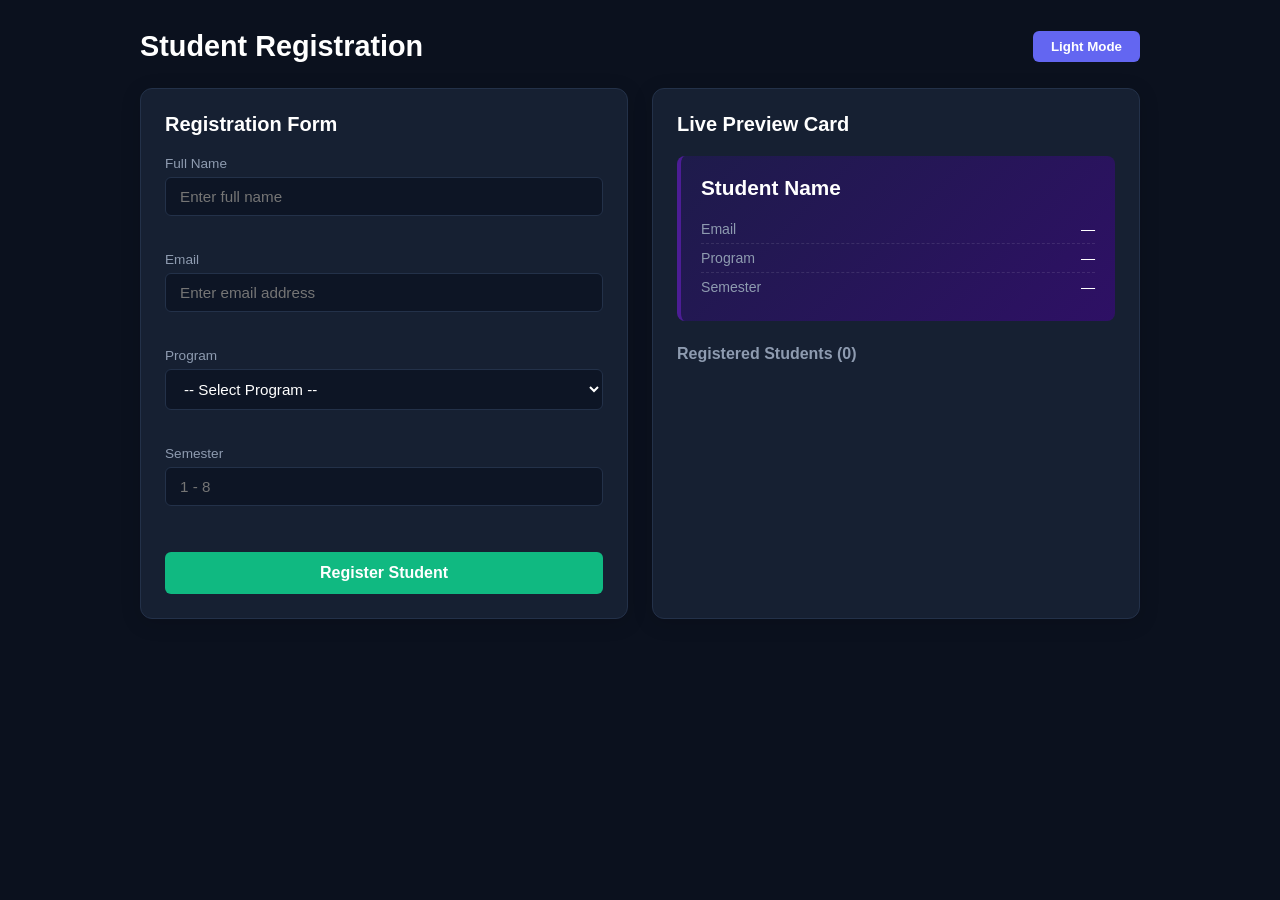
<file: index.html>
<!DOCTYPE html>
<html lang="en">
<head>
  <meta charset="UTF-8">
  <meta name="viewport" content="width=device-width, initial-scale=1.0">
  <title>Student Registration</title>
  <link rel="stylesheet" href="style.css">
</head>
<body class="dark-mode">

  <header class="app-header">
    <h1>Student Registration</h1>
    <button id="themeToggleBtn" class="toggle-btn">Light Mode</button>
  </header>

  <main class="container">
    <!-- Left Column: Registration Form -->
    <section class="card form-card">
      <h2>Registration Form</h2>
      <form id="registrationForm" novalidate>
        
        <!-- Full Name Field -->
        <div class="form-group">
          <label for="fullName">Full Name</label>
          <input type="text" id="fullName" placeholder="Enter full name">
          <span class="error-message" id="fullNameError"></span>
        </div>

        <!-- Email Field -->
        <div class="form-group">
          <label for="email">Email</label>
          <input type="email" id="email" placeholder="Enter email address">
          <span class="error-message" id="emailError"></span>
        </div>

        <!-- Program Dropdown -->
        <div class="form-group">
          <label for="program">Program</label>
          <select id="program">
            <option value="">-- Select Program --</option>
            <option value="BS Computer Science">BS Computer Science</option>
            <option value="BS Software Engineering">BS Software Engineering</option>
            <option value="BS Data Science">BS Data Science</option>
            <option value="BS Information Technology">BS Information Technology</option>
          </select>
          <span class="error-message" id="programError"></span>
        </div>

        <!-- Semester Input -->
        <div class="form-group">
          <label for="semester">Semester</label>
          <input type="number" id="semester" placeholder="1 - 8" min="1" max="8">
          <span class="error-message" id="semesterError"></span>
        </div>

        <button type="submit" id="submitBtn" class="btn-submit">Register Student</button>
      </form>
    </section>

    <!-- Right Column: Live Preview & Registered List -->
    <section class="card preview-card">
      <h2>Live Preview Card</h2>
      
      <!-- Live Card Badge Preview -->
      <div class="preview-badge">
        <h3 id="previewName">Student Name</h3>
        <div class="preview-row">
          <span>Email</span>
          <span id="previewEmail" class="preview-val">—</span>
        </div>
        <div class="preview-row">
          <span>Program</span>
          <span id="previewProgram" class="preview-val">—</span>
        </div>
        <div class="preview-row">
          <span>Semester</span>
          <span id="previewSemester" class="preview-val">—</span>
        </div>
      </div>

      <!-- Registered Students List -->
      <div class="registered-section">
        <h3>Registered Students (<span id="studentCount">0</span>)</h3>
        <ul id="registeredList" class="student-list"></ul>
      </div>
    </section>
  </main>

  <script src="script.js"></script>
</body>
</html>
</file>
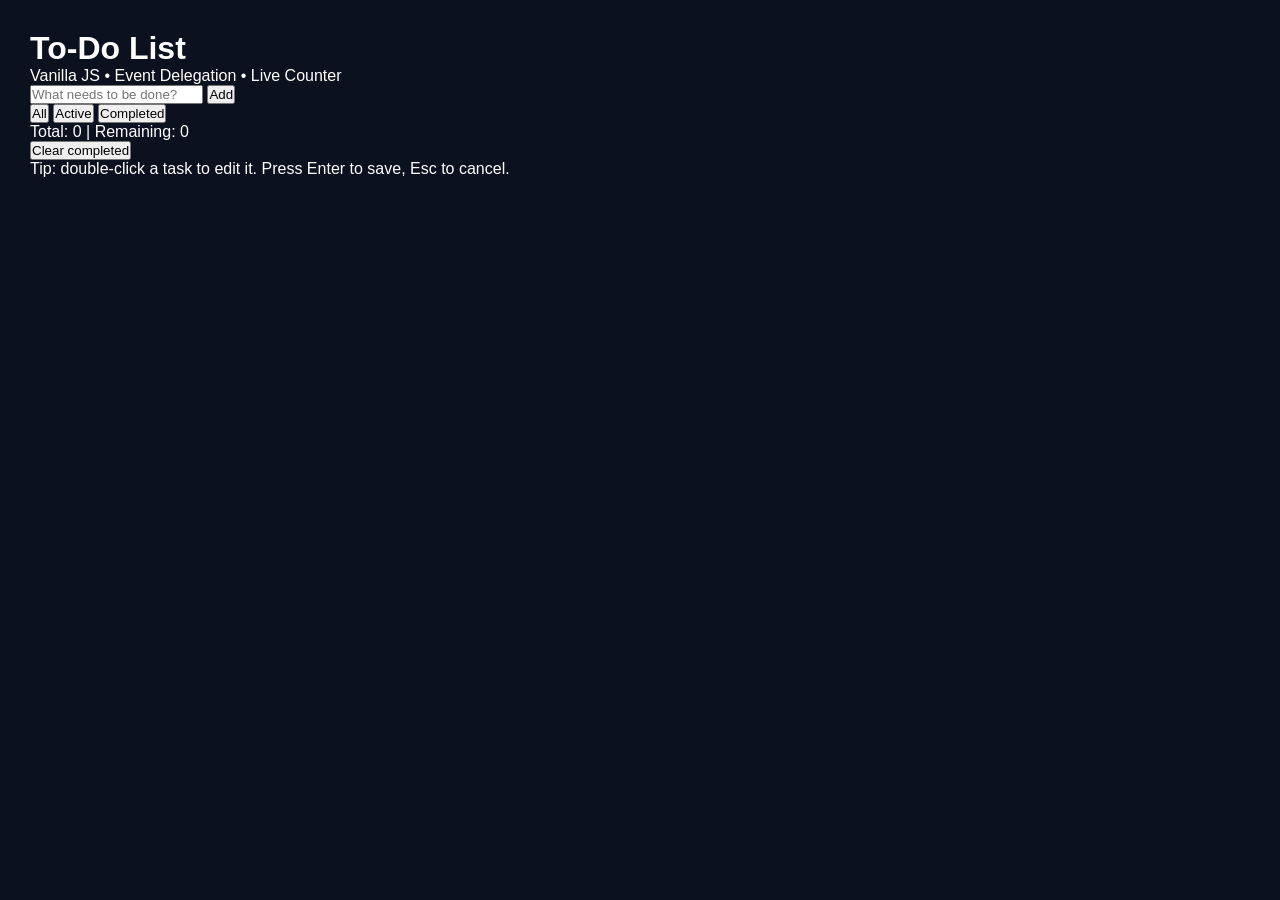
<file: indexpartb.html>
<!DOCTYPE html>
<html lang="en">
<head>
  <meta charset="UTF-8">
  <meta name="viewport" content="width=device-width, initial-scale=1.0">
  <title>Interactive To-Do List</title>
  <link rel="stylesheet" href="style.css">
</head>
<body>

  <div class="todo-card">
    <header>
      <h1>To-Do List</h1>
      <p class="subtitle">Vanilla JS • Event Delegation • Live Counter</p>
    </header>

    <!-- Task Form -->
    <form id="todoForm" novalidate>
      <div class="input-container">
        <input 
          type="text" 
          id="taskInput" 
          placeholder="What needs to be done?" 
          autocomplete="off"
        >
        <button type="submit" id="addBtn">Add</button>
      </div>
      <p id="errorMessage" class="error-msg"></p>
    </form>

    <!-- Filters -->
    <div class="filter-group">
      <button class="filter-btn active" data-filter="all">All</button>
      <button class="filter-btn" data-filter="active">Active</button>
      <button class="filter-btn" data-filter="completed">Completed</button>
    </div>

    <!-- Task List (Event Delegation Container) -->
    <ul id="taskList" class="task-list"></ul>

    <!-- Footer Counter & Actions -->
    <footer class="todo-footer">
      <div class="task-counter">
        Total: <span id="totalCount">0</span> | Remaining: <span id="remainingCount">0</span>
      </div>
      <button id="clearCompletedBtn" class="clear-btn">Clear completed</button>
    </footer>

    <p class="tip-text">Tip: double-click a task to edit it. Press <kbd>Enter</kbd> to save, <kbd>Esc</kbd> to cancel.</p>
  </div>

  <script src="script.js"></script>
</body>
</html>
</file>
<file: style.css>
/* Color Palette & Base Variables */
:root {
  --bg-color: #0b111e;
  --card-bg: #162032;
  --input-bg: #0d1525;
  --text-main: #ffffff;
  --text-muted: #8e9bb0;
  --border-color: #233149;
  --accent-green: #10b981;
  --accent-green-hover: #059669;
  --badge-bg: linear-gradient(135deg, #1e1b4b 0%, #2e1065 100%);
  --badge-border: #4c1d95;
  --error-color: #ef4444;
}

/* Light Theme Variables */
body.light-mode {
  --bg-color: #f1f5f9;
  --card-bg: #ffffff;
  --input-bg: #f8fafc;
  --text-main: #0f172a;
  --text-muted: #64748b;
  --border-color: #cbd5e1;
  --badge-bg: linear-gradient(135deg, #e0e7ff 0%, #fae8ff 100%);
  --badge-border: #c084fc;
}

* {
  box-sizing: border-box;
  margin: 0;
  padding: 0;
  font-family: 'Segoe UI', Tahoma, Geneva, Verdana, sans-serif;
}

body {
  background-color: var(--bg-color);
  color: var(--text-main);
  min-height: 100vh;
  padding: 30px;
  transition: background-color 0.3s, color 0.3s;
}

/* Header */
.app-header {
  display: flex;
  justify-content: space-between;
  align-items: center;
  max-width: 1000px;
  margin: 0 auto 25px auto;
}

.app-header h1 {
  font-size: 1.8rem;
  font-weight: 700;
}

.toggle-btn {
  background-color: #6366f1;
  color: #fff;
  border: none;
  padding: 8px 18px;
  border-radius: 6px;
  font-weight: 600;
  cursor: pointer;
  transition: background-color 0.2s;
}

.toggle-btn:hover {
  background-color: #4f46e5;
}

/* Main Layout Grid */
.container {
  display: grid;
  grid-template-columns: 1fr 1fr;
  gap: 24px;
  max-width: 1000px;
  margin: 0 auto;
}

@media (max-width: 768px) {
  .container {
    grid-template-columns: 1fr;
  }
}

.card {
  background-color: var(--card-bg);
  border-radius: 12px;
  padding: 24px;
  border: 1px solid var(--border-color);
  box-shadow: 0 4px 20px rgba(0, 0, 0, 0.15);
}

.card h2 {
  font-size: 1.25rem;
  margin-bottom: 20px;
  font-weight: 600;
}

/* Form Styles */
.form-group {
  margin-bottom: 16px;
  display: flex;
  flex-direction: column;
}

.form-group label {
  font-size: 0.85rem;
  color: var(--text-muted);
  margin-bottom: 6px;
}

.form-group input,
.form-group select {
  background-color: var(--input-bg);
  border: 1px solid var(--border-color);
  color: var(--text-main);
  padding: 10px 14px;
  border-radius: 6px;
  font-size: 0.95rem;
  outline: none;
  transition: border-color 0.2s;
}

.form-group input:focus,
.form-group select:focus {
  border-color: #6366f1;
}

.form-group input.invalid,
.form-group select.invalid {
  border-color: var(--error-color);
}

.error-message {
  color: var(--error-color);
  font-size: 0.8rem;
  margin-top: 4px;
  min-height: 16px;
}

.btn-submit {
  width: 100%;
  background-color: var(--accent-green);
  color: #fff;
  font-size: 1rem;
  font-weight: 600;
  padding: 12px;
  border: none;
  border-radius: 6px;
  cursor: pointer;
  margin-top: 10px;
  transition: background-color 0.2s;
}

.btn-submit:hover {
  background-color: var(--accent-green-hover);
}

/* Live Preview Badge */
.preview-badge {
  background: var(--badge-bg);
  border-left: 4px solid var(--badge-border);
  border-radius: 8px;
  padding: 20px;
  margin-bottom: 24px;
}

.preview-badge h3 {
  font-size: 1.3rem;
  margin-bottom: 15px;
}

.preview-row {
  display: flex;
  justify-content: space-between;
  padding: 6px 0;
  font-size: 0.88rem;
  border-bottom: 1px dashed rgba(255, 255, 255, 0.1);
}

.preview-row:last-child {
  border-bottom: none;
}

.preview-row span:first-child {
  color: var(--text-muted);
}

.preview-val {
  font-weight: 500;
}

/* Registered List */
.registered-section h3 {
  font-size: 1rem;
  color: var(--text-muted);
  margin-bottom: 12px;
}

.student-list {
  list-style: none;
  display: flex;
  flex-direction: column;
  gap: 10px;
}

.student-item {
  background-color: var(--input-bg);
  border: 1px solid var(--border-color);
  padding: 12px 16px;
  border-radius: 6px;
}

.student-item .student-name {
  font-weight: 600;
  font-size: 1rem;
  margin-bottom: 4px;
  text-transform: capitalize;
}

.student-item .student-meta {
  font-size: 0.82rem;
  color: var(--text-muted);
}
</file>
